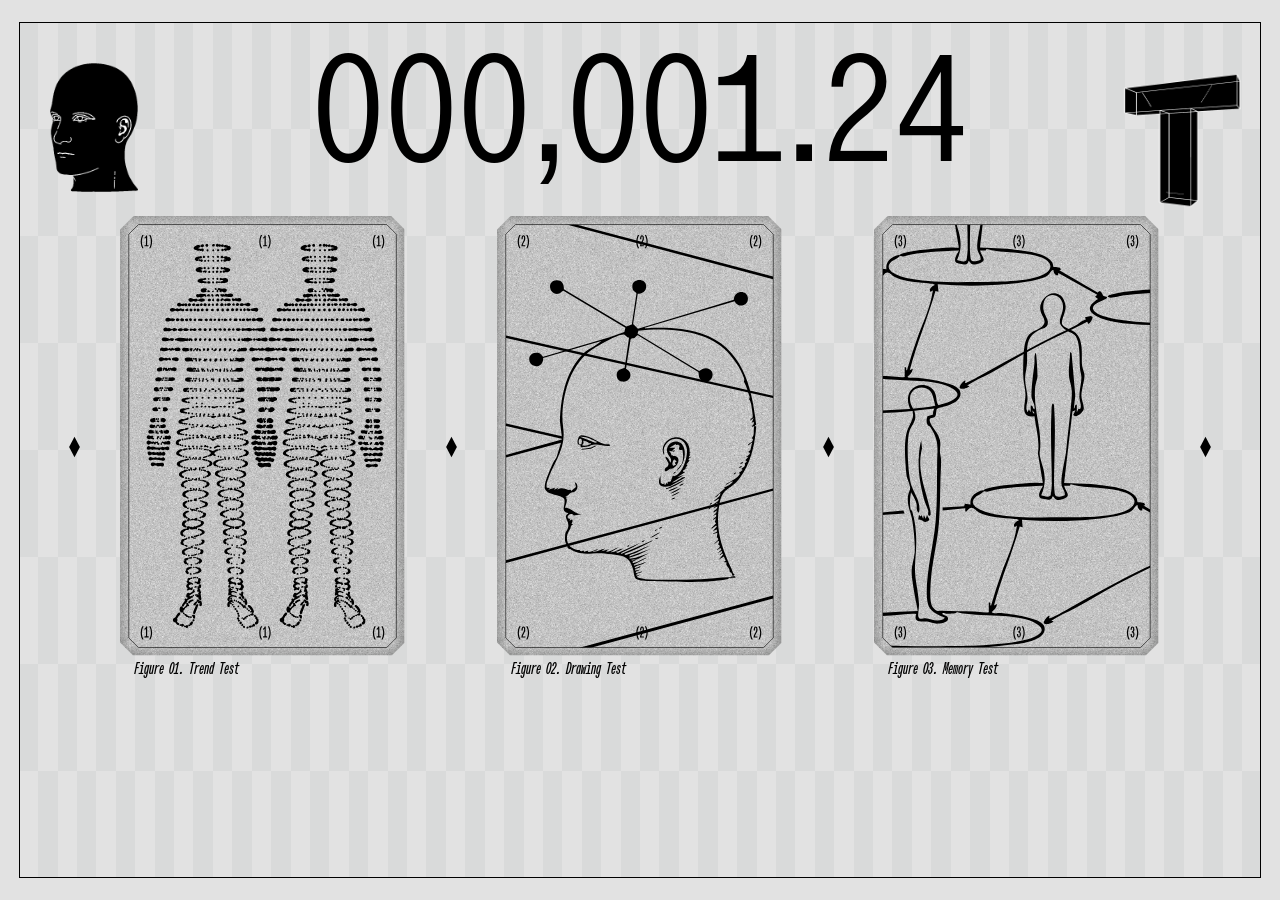
<file: index.html>
<!DOCTYPE html>
<html lang="en">
  <head>
    <meta charset="utf-8" />
    <meta name="viewport" content="width=device-width, initial-scale=1.0" />
    <title>Download Font</title>
    <link rel="stylesheet" href="style.css?v=print-page-20260910" />
  </head>

  <body>
    <main class="stage" aria-label="Download Font layout">
      <svg class="rough-skin-filter" width="0" height="0" aria-hidden="true" focusable="false">
        <filter id="rough-skin-effect-30" x="-18%" y="-18%" width="136%" height="136%">
          <feTurbulence
            type="fractalNoise"
            baseFrequency="0.018 0.12"
            numOctaves="1"
            seed="30"
            result="roughNoise"
          />
          <feDisplacementMap
            id="rough-skin-displacement"
            in="SourceGraphic"
            in2="roughNoise"
            scale="0"
            xChannelSelector="R"
            yChannelSelector="G"
            result="roughDisplaced"
          />
          <feGaussianBlur
            in="roughDisplaced"
            stdDeviation="0.2 0"
            result="roughSoftened"
          />
          <feMorphology
            in="roughSoftened"
            operator="dilate"
            radius="0.85 0"
            result="roughJoined"
          />
          <feColorMatrix
            in="roughJoined"
            type="matrix"
            values="
              1 0 0 0 0
              0 1 0 0 0
              0 0 1 0 0
              0 0 0 18 -7"
          />
        </filter>
      </svg>
      <section class="poster">
        <div class="frame" aria-hidden="true"></div>
        <div class="right-rule" aria-hidden="true"></div>
        <div class="download-rule" aria-hidden="true"></div>

        <div class="info left">
          <p>(1)Name</p>
          <p>(2)Age</p>
        </div>
        <div class="info right">
          <p id="result-name">&nbsp;</p>
          <p id="age-years">55y/o</p>
        </div>

        <div class="age-clock" aria-live="off">
          <p><span id="age-days">0</span>D</p>
          <p><span id="age-hours">0</span>H</p>
          <p><span id="age-seconds">0</span></p>
        </div>
        <div class="age-decimals" aria-live="off">
          .<span id="age-second-decimals">00</span>S
        </div>

        <div class="font-tester-mask">
          <div
            class="font-tester"
            contenteditable="true"
            spellcheck="false"
            aria-label="Font tester"
          >ABCDEFGHIJKLMNOPQRSTUVWXYZ</div>
        </div>

        <div class="cross-monitor" aria-hidden="true">
          <img class="dotted-cross" src="libraries/1.svg" alt="" />
          <svg class="heartbeat" viewBox="0 0 341.89 144.61">
            <defs>
            <path
              id="heartbeat-path"
              pathLength="1"
              d="M340.17,94.98c-.83-.78-1.4,1.08-1.53,1.54-1.09,3.83-.87,8.24-1.43,12.17-.14.98-.56,4.42-1.46,4.71l-1.28-.26c-1.15-.95-1.01-11.06-1.1-13.14-.85-18.16-.84-36.48-.95-54.72l-.66-6.3c-.17,4.47-.12,8.98-.31,13.45-.35,8.2-.89,16.41-1.32,24.58-.28,5.42.06,12.53-1.03,17.74-1.19,5.68-5.89,2.69-8.33-.26-.75-.9-2.18-3.66-2.74-4.06-3.31-2.39-6.71,6.52-9.16,7.08-3.48.79-4.26-3.22-6.2-3.65-1.4-.31-3.42,1.21-4.76,1.43-.76.12-4.18.44-4.84.37-2.23-.23-2.48-2.99-3.5-2.89-4.4,2.23-7.27,10.48-12.2,4.32-5.63-7.03-6.41-19.91-10.2-27.68-1.62-3.32-2.79-.66-3.79,1.39-1.83,3.78-5.99,16.94-9.73,18.43-.83.33-1.53.13-2.28.31-2.62.64-5.24,7.42-8.67,6.27-.98-.33-.9-1.49-1.92-1.48-.59,1.62-.97,3.03-1.25,4.74-.67,4.01-.49,9.01-1.41,12.83-.29,1.2-1.08,1.5-2.22,1.06-.99-.7-.86-8.23-.94-9.74-.84-17.23-.87-34.54-1.32-51.77-.08-3.01.38-6.89.01-9.73-.06-.47-.25-1-.65-.48-.08,2.53.1,5.09.01,7.62-.41,11.98-.83,24.27-1.64,36.24-.16,2.46-.45,9.36-1.55,11.08-2.06,3.21-5.37.7-7.18-1.37-2.19-2.51-2.86-7.44-6.97-3.71-2.53,2.29-3.61,7.63-7.85,5.9-1.46-.59-2.55-3.38-3.88-3.58-1.15-.17-3.29,1.27-4.54,1.49-.93.16-1.87,0-2.8.11-1.68.18-2.35,1.26-3.92-.36-.59-.61-.84-1.96-1.61-1.96-3.69,1.59-6.82,9.42-11.14,5.65-4.67-4.07-8.14-19.97-10.38-26.2-.59-1.63-1.09-3.58-2.44-4.68-1.22,0-6.1,13.28-7.11,15.22-.78,1.49-3.63,6-5.04,6.62-1.28.57-2.08-.29-3.72,1.14-1.84,1.61-5.85,8.71-8.27,3.88-.73-.51-1.47,1.98-1.58,2.46-.55,2.33-1.44,15.61-2.29,16.16-1.22.79-1.98-.23-2.25-1.33-.52-2.1-.56-6.03-.69-8.37-.42-7.48-.49-15.19-.65-22.66-.28-13.05-.96-39.67-.96-39.67-.27,4.47-.13,8.98-.31,13.45-.46,11.26-.64,23.42-1.64,34.62-.34,3.83-.71,11.69-6.58,7.55-2.52-1.78-3.38-4.92-5.05-6.28-3.49-2.82-6.65,6.38-9,6.91-4.12.94-4.45-3.61-6.78-3.72-1.3-.06-2.99,1.32-4.18,1.51-.88.14-5.03.44-5.74.27-2.53-.58-.9-4.59-4.44-1.71-2.28,1.85-5.21,6.89-8.5,5.27-5.38-2.65-9.57-22.92-12-28.79-.22-.52-1.46-3.35-2.15-2.86-3.25,4.62-6.89,19.54-11.9,21.94-1.1.53-2.19.2-3.31.9-2.41,1.49-5.58,8.93-8.92,4.04-.78-.03-1.61,4.54-1.74,5.38-.36,2.32-.69,11.9-1.81,13.08-.53.55-1.36.41-1.81-.15-.56-.68-.89-4.97-.96-6.16-.73-11.83-.75-24.39-.97-36.26-.2-10.76.21-21.5-.47-32.23,0,2.16-.42,4.52-.5,6.63-.48,12.35-.86,24.6-1.62,36.9-.21,3.42.16,12.03-1.47,14.72-2.21,3.66-6.66-.59-8.23-2.73-1.52-2.06-1.82-5.4-5.19-2.92s-4.79,9.85-9.92,5.23c-.51-.45-.84-1.3-1.57-1.82-2.03-1.44-4.04.99-6.33,1.15"
            />
            </defs>
            <use class="heartbeat-trail" href="#heartbeat-path" />
            <use class="heartbeat-lead" href="#heartbeat-path" />
          </svg>
        </div>

        <div class="checks">
          <p class="aging-option" data-aging-font="wrinkle" role="button" tabindex="0" aria-pressed="false"><span>(2)Wrinkle<sup>1</sup></span><span class="check-box">[<span class="purple-dot is-hidden"></span>]</span></p>
          <p class="aging-option" data-aging-font="hunched" role="button" tabindex="0" aria-pressed="false"><span>Hunched Back<sup>2</sup></span><span class="check-box">[<span class="purple-dot is-hidden"></span>]</span></p>
          <p class="aging-option is-active" data-aging-font="skin" role="button" tabindex="0" aria-pressed="true"><span>Elasticity<sup>3</sup></span><span class="check-box">[<span class="purple-dot"></span>]</span></p>
          <p class="aging-option" data-aging-font="rough" role="button" tabindex="0" aria-pressed="false"><span>Rough Skin 1<sup>4</sup></span><span class="check-box">[<span class="purple-dot is-hidden"></span>]</span></p>
          <p class="aging-option" data-aging-font="rough2" role="button" tabindex="0" aria-pressed="false"><span>Rough Skin 2<sup>4</sup></span><span class="check-box">[<span class="purple-dot is-hidden"></span>]</span></p>
        </div>

        <div class="control">
          <p>(3)Control</p>
          <div class="speed">
            <span aria-hidden="true"></span>
            <span>Speed</span>
            <span class="speed-bracket">[</span>
            <input
              class="speed-slider"
              type="range"
              min="0"
              max="20"
              step="1"
              value="0"
              aria-label="Time speed"
            />
            <span class="speed-bracket">]</span>
          </div>
        </div>

        <div class="younger">
          <p>(4)Getting Younger</p>
          <p class="younger-action" data-cost="10" data-years="10"><span>-Medicine</span></p>
          <p class="younger-action" data-cost="5" data-years="5"><span>-Skin Care</span></p>
          <p class="younger-action" data-cost="8" data-years="8"><span>-Running</span></p>
          <p class="younger-action" data-cost="3" data-years="3"><span>-Fresh Air</span></p>
          <p class="rebirth-action" role="button" tabindex="0">(5) Rebirth</p>
          <p class="thesis-action" role="button" tabindex="0">(6) Read Thesis</p>
        </div>

        <div class="download" role="button" tabindex="0">Print Random</div>

        <div class="scale-text">
          <span>Scale</span>
          <span class="scale-bracket">[</span>
          <input
            class="scale-slider"
            type="range"
            min="4"
            max="70"
            step="0.1"
            value="24"
            aria-label="Font size"
          />
          <span class="scale-bracket">]</span>
        </div>

        <p class="caption caption-1">
          [1] wrinkle experiment used a method<br />
          in which human wrinkles were expanded <br />
          outward based on the direction of writing.
          
        </p>
        <p class="caption caption-2">
          [2] Hunched Back experiment depicted<br />
          the process of a person’s back bending<br />
          through the curvature of the letters.<br />
          The support lines represent a cane. 
        </p>
        <p class="caption caption-3">
          [3] Skin Elastivity depicts the process<br />
          of skin sagging by showing the outlines<br />
          of letters drooping. Gravity pulls<br />   
          downward.<br />   
        </p>
        <p class="caption caption-4">
          [4] Skin Rough depicts skin that has <br />
          become wrinkled and rough using <br />
          random outline shapes.
        </p>
      </section>
    </main>

    <script src="libraries/p5.min.js"></script>
    <script src="wrinkle-sketch.js?v=print-page-20260910"></script>
    <script src="sketch.js?v=print-page-20260910"></script>
  </body>
</html>
</file>
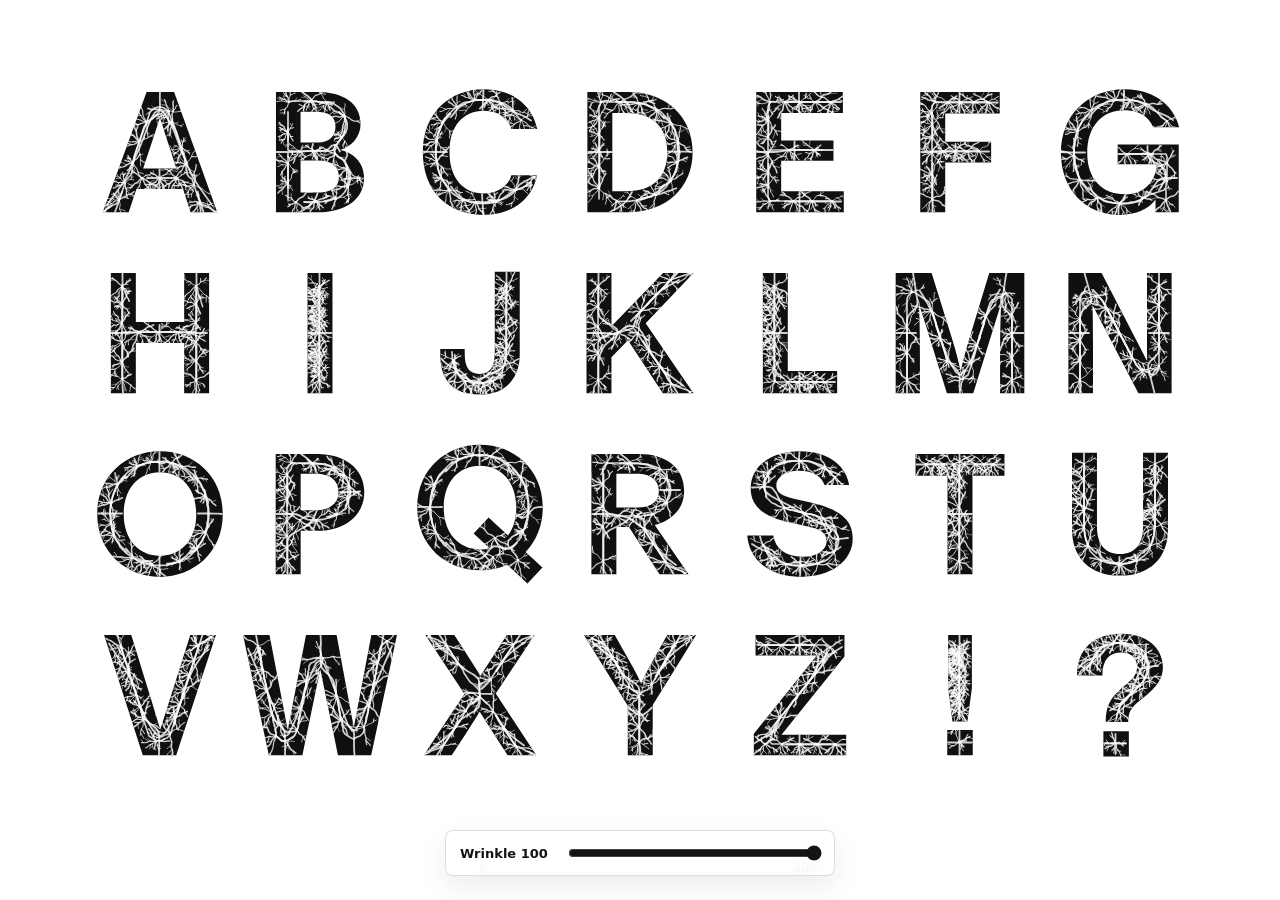
<file: web2/index.html>
<!DOCTYPE html>
<html lang="en">
  <head>
    <meta charset="utf-8" />
    <meta name="viewport" content="width=device-width, initial-scale=1.0">

    <title>Sketch</title>

    <link rel="stylesheet" type="text/css" href="style.css">

    <script src="libraries/p5.min.js"></script>
    <script src="libraries/p5.sound.min.js"></script>
  </head>

  <body>
    <script src="sketch.js"></script>
  </body>
</html>
</file>
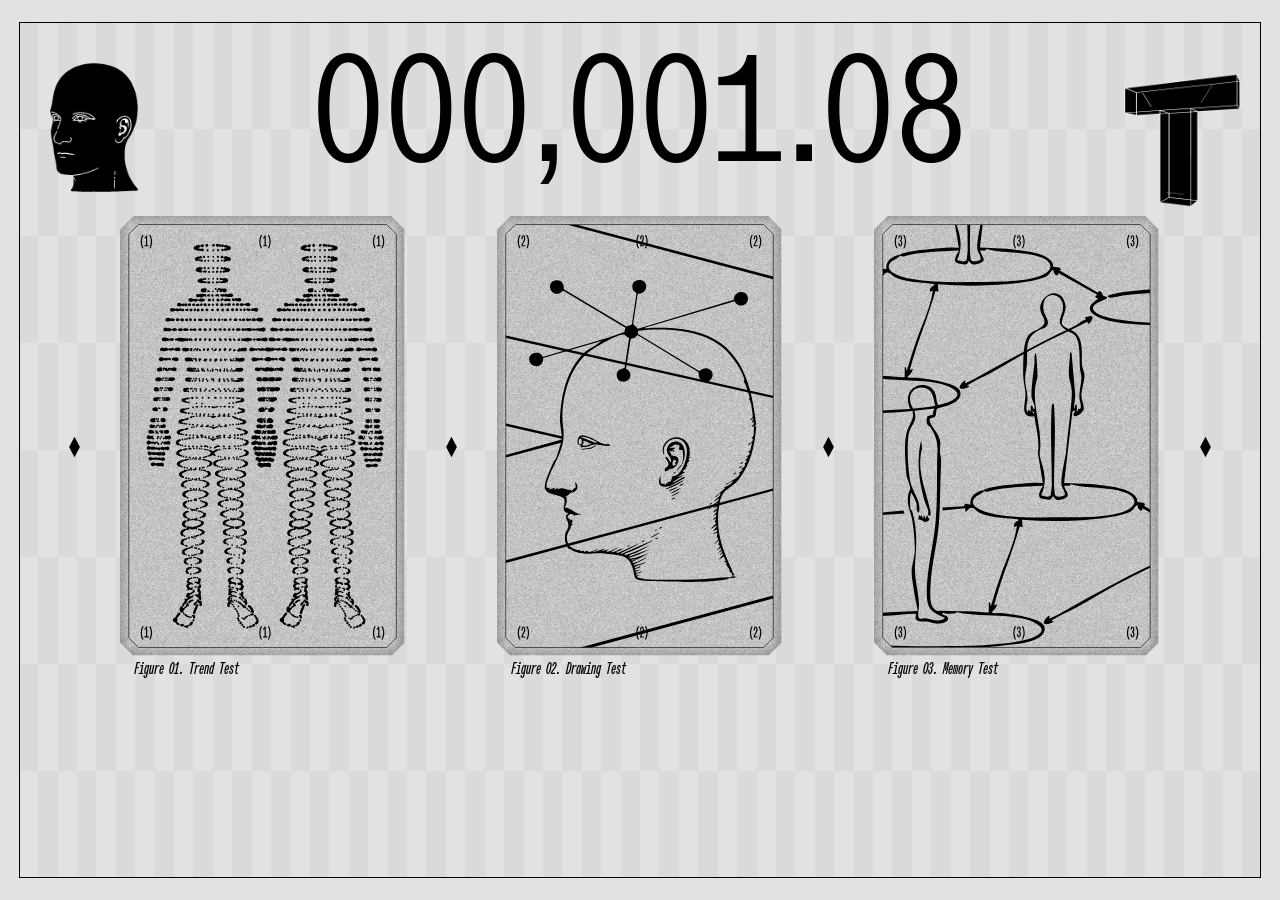
<file: main.html>
<!DOCTYPE html>
<html lang="en">
  <head>
    <meta charset="utf-8" />
    <meta name="viewport" content="width=device-width, initial-scale=1.0" />
    <title>Main Page</title>
    <link rel="stylesheet" href="main.css?v=card-hit-20260910" />
  </head>

  <body>
    <main class="main-poster" aria-label="Main page">
      <div class="main-background" aria-hidden="true"></div>
      <div class="main-frame" aria-hidden="true"></div>

      <div class="main-counter" id="main-counter" aria-live="off">
        000,000.00
      </div>
      <img class="main-gif main-human" src="libraries/human.gif" alt="" />
      <img class="main-gif main-type" src="libraries/Type.gif" alt="" />

      <section class="main-gallery" aria-label="Figure cards">
        <img class="main-diamond main-diamond-1" src="libraries/4.svg" alt="" />

        <figure class="main-card" tabindex="0" role="button" aria-pressed="false">
          <div class="main-card-stage">
            <div class="main-card-inner">
              <div class="main-card-face main-card-front">
                <img src="libraries/3-1.svg" alt="" />
              </div>
              <div class="main-card-face main-card-back">
                <div class="answer-card answer-card-questions">
                  <h2>Answer the<br />Following Questions.</h2>

                  <div class="question-block">
                    <span class="question-index">[1]</span>
                    <div>
                      <p class="question-title">What's your Hogwarts house?</p>
                      <p class="choice" data-age="0"><span class="choice-box">[<span></span>]</span> Ravencalw</p>
                      <p class="choice" data-age="5"><span class="choice-box">[<span></span>]</span> Harry Potter</p>
                      <p class="choice" data-age="10"><span class="choice-box">[<span></span>]</span> I don't know</p>
                    </div>
                  </div>

                  <div class="question-block">
                    <span class="question-index">[2]</span>
                    <div>
                      <p class="question-title">What's your first social media?</p>
                      <p class="choice" data-age="10"><span class="choice-box">[<span></span>]</span> MySpace/Facebook</p>
                      <p class="choice" data-age="3"><span class="choice-box">[<span></span>]</span> Instagram/Snapchat</p>
                      <p class="choice" data-age="0"><span class="choice-box">[<span></span>]</span> TikTok</p>
                      <p class="choice" data-age="5"><span class="choice-box">[<span></span>]</span> None</p>
                    </div>
                  </div>

                  <div class="question-block">
                    <span class="question-index">[3]</span>
                    <div>
                      <p class="question-title">Which do you prefer?</p>
                      <p class="choice" data-age="0"><span class="choice-box">[<span></span>]</span> DM/Text</p>
                      <p class="choice" data-age="3"><span class="choice-box">[<span></span>]</span> What's app</p>
                      <p class="choice" data-age="5"><span class="choice-box">[<span></span>]</span> Call</p>
                      <p class="choice" data-age="10"><span class="choice-box">[<span></span>]</span> Meeting in person</p>
                    </div>
                  </div>

                  <div class="question-block">
                    <span class="question-index">[4]</span>
                    <div>
                      <p class="question-title">
                        What emoji do you use when<br />something is funny?
                      </p>
                      <p class="choice" data-age="0"><span class="choice-box">[<span></span>]</span> 💀 /😭</p>
                      <p class="choice" data-age="2"><span class="choice-box">[<span></span>]</span> 😂</p>
                      <p class="choice" data-age="3"><span class="choice-box">[<span></span>]</span> 🙂</p>
                      <p class="choice" data-age="7"><span class="choice-box">[<span></span>]</span> haha</p>
                    </div>
                  </div>
                </div>
              </div>
            </div>
          </div>
          <figcaption>Figure 01. Trend Test</figcaption>
        </figure>

        <img class="main-diamond main-diamond-2" src="libraries/4.svg" alt="" />

        <figure class="main-card" tabindex="0" role="button" aria-pressed="false">
          <div class="main-card-stage">
            <div class="main-card-inner">
              <div class="main-card-face main-card-front">
                <img src="libraries/3-2.svg" alt="" />
              </div>
              <div class="main-card-face main-card-back">
                <div class="answer-card answer-card-draw">
                  <h2>Draw the line<br />following the image.</h2>
                  <img class="answer-head-outline" src="libraries/5.svg" alt="" />
                  <canvas class="draw-canvas" aria-label="Drawing canvas"></canvas>
                </div>
              </div>
            </div>
          </div>
          <figcaption>Figure 02. Drawing Test</figcaption>
        </figure>

        <img class="main-diamond main-diamond-3" src="libraries/4.svg" alt="" />

        <figure class="main-card" tabindex="0" role="button" aria-pressed="false">
          <div class="main-card-stage">
            <div class="main-card-inner">
              <div class="main-card-face main-card-front">
                <img src="libraries/3-3.svg" alt="" />
              </div>
              <div class="main-card-face main-card-back">
                <div class="answer-card answer-card-submit">
                  <h2>
                    Remember<br />the numbers<br />and write them down.
                  </h2>
                  <p class="click-label">(Click)</p>
                  <input class="answer-input number-input" type="text" aria-label="Remembered number" />
                  <p class="name-label">Your name</p>
                  <input class="answer-input name-input" type="text" aria-label="Your name" />
                  <button class="submit-button" type="button">SUBMIT</button>
                </div>
              </div>
            </div>
          </div>
          <figcaption>Figure 03. Memory Test</figcaption>
        </figure>

        <img class="main-diamond main-diamond-4" src="libraries/4.svg" alt="" />
      </section>
    </main>

    <script src="main.js"></script>
  </body>
</html>
</file>
<file: style.css>
@font-face {
  font-family: "ABC Oracle Triple";
  src: url("libraries/ABCOracleTriple-Light.otf") format("opentype");
  font-weight: 400;
  font-style: normal;
}

@font-face {
  font-family: "ABC Oracle Triple Bold";
  src: url("libraries/ABCOracleTriple-Medium.otf") format("opentype");
  font-weight: 700;
  font-style: normal;
}

@font-face {
  font-family: "ABC Gaisyr";
  src: url("libraries/ABCGaisyr-Book.otf") format("opentype");
  font-weight: 400;
  font-style: normal;
}

@font-face {
  font-family: "Hunched VF";
  src: url("libraries/hunchedVF.ttf") format("truetype");
  font-weight: 400;
  font-style: normal;
}

@font-face {
  font-family: "Skin Gravity VF";
  src: url("libraries/Skin.ttf") format("truetype");
  font-weight: 400;
  font-style: normal;
}

@font-face {
  font-family: "ABC Oracle Bold";
  src: url("libraries/ABCOracle-Bold.otf") format("opentype");
  font-weight: 700;
  font-style: normal;
}

:root {
  --bg: #E2E2E2;
  --purple: #B700FF;
  --line: 1pt;
  --print-scale: 0.48;

  --outer-x: 2.2148vh;
  --outer-y: 2.4074vh;
  --panel-w: 28.7037vh;
  --panel-x: calc(100vw - var(--outer-x) - var(--panel-w));
  --frame-bottom: calc(100vh - var(--outer-y));
  --download-h: 5.25vh;

  --cross-w: 30.7037vh;
  --heartbeat-y: -1.5vh;
  --heartbeat-duration: 2.2s;
  --heartbeat-tail: 0.3;
  --heartbeat-end: -0.3;
  --tester-size: 24vh;
  --tester-trim-top: -0.18em;
  --font-aging: 0;
}

* {
  box-sizing: border-box;
}

html,
body {
  width: 100%;
  height: 100%;
  margin: 0;
}

body {
  overflow: hidden;
  background: var(--bg);
}

p {
  margin: 0;
}

.stage,
.poster {
  position: relative;
  width: 100vw;
  height: 100vh;
  background: var(--bg);
}

.poster {
  min-width: 33.8889vh;
  color: #000;
  font-family: "ABC Oracle Triple", monospace;
  line-height: 1;
  user-select: text;
}

.rough-skin-filter {
  position: absolute;
  width: 0;
  height: 0;
  overflow: hidden;
}

.frame {
  position: absolute;
  inset: var(--outer-y) var(--outer-x);
  border: var(--line) solid #000;
  pointer-events: none;
}

.right-rule {
  position: absolute;
  left: var(--panel-x);
  top: var(--outer-y);
  width: 0;
  height: calc(100vh - var(--outer-y) - var(--outer-y));
  border-left: var(--line) solid #000;
  pointer-events: none;
}

.download-rule {
  position: absolute;
  left: var(--panel-x);
  top: calc(var(--frame-bottom) - var(--download-h));
  width: var(--panel-w);
  height: 0;
  border-top: var(--line) solid #000;
  z-index: 2;
  pointer-events: none;
}

.info,
.age-clock,
.age-decimals,
.font-tester-mask,
.checks,
.control,
.younger,
.download {
  position: absolute;
  font-family: "ABC Oracle Triple", monospace;
  font-size: 2.7778vh;
  line-height: 1.2;
}

.info {
  top: 3.6111vh;
}

.info.left {
  left: calc(var(--panel-x) + 0.8333vh);
}

.info.right {
  right: calc(var(--outer-x) + 1.4815vh);
  text-align: right;
}

#result-name {
  max-width: 26vh;
  overflow: hidden;
  text-overflow: ellipsis;
  white-space: nowrap;
}

.age-clock,
.age-decimals {
  left: var(--panel-x);
  width: var(--panel-w);
  color: var(--purple);
  text-align: center;
  font-size: 4.3519vh;
  line-height: 1.1;
  white-space: nowrap;
  font-variant-numeric: tabular-nums;
}

.age-clock {
  top: 9.3vh;
}

.age-decimals {
  top: calc(20.2vh + 100px);
}

.font-tester-mask {
  left: var(--outer-x);
  top: var(--outer-y);
  width: calc(var(--panel-x) - var(--outer-x));
  height: calc(var(--frame-bottom) - var(--outer-y));
  padding-left: 0.9vh;
  padding-top: 1vh;
  overflow: hidden;
}

.wip-text-layer,
.rough-canvas,
.wrinkle-canvas {
  position: absolute;
  left: 0;
  top: 1vh;
  width: 100%;
  min-height: 100%;
}

.wip-text-layer {
  z-index: 2;
  display: none;
  color: #000;
  font-size: var(--tester-size);
  line-height: 1.05;
  letter-spacing: 0.055em;
  white-space: pre-wrap;
  pointer-events: none;
  transform: translateY(var(--tester-trim-top));
}

.wrinkle-canvas {
  z-index: 0;
  width: 100% !important;
  height: calc(100% - 1vh) !important;
  display: none;
  pointer-events: none;
  transform: translateY(var(--tester-trim-top));
}

.wip-text-layer img {
  display: inline-block;
  width: auto;
  height: 0.9em;
  margin-right: 0.055em;
  vertical-align: -0.08em;
}

.wip-text-layer .wip-space {
  display: inline-block;
  width: 0.55em;
}

.font-tester-mask.is-wip .font-tester {
  color: transparent;
  caret-color: transparent;
}

.font-tester-mask.is-wip .font-tester::before {
  color: transparent;
}

.font-tester-mask.is-wip .wip-text-layer {
  display: block;
}

.font-tester-mask.is-rough .font-tester {
  color: transparent;
  caret-color: var(--purple);
}

.font-tester-mask.is-rough .font-tester::before {
  color: transparent;
}

.rough-canvas {
  z-index: 0;
  width: 100% !important;
  height: calc(100% - 1vh) !important;
  display: none;
  pointer-events: none;
  transform: translateY(var(--tester-trim-top));
}

.font-tester-mask.is-rough .rough-canvas {
  display: block;
}

.font-tester-mask.is-wrinkle .font-tester {
  color: transparent;
  caret-color: var(--purple);
  transform: none;
}

.font-tester-mask.is-wrinkle .font-tester::before {
  color: transparent;
}

.font-tester-mask.is-wrinkle .wrinkle-canvas {
  display: block;
  top: 1vh;
  height: calc(100% - 1vh) !important;
  transform: none;
}

.font-tester {
  position: relative;
  z-index: 1;
  width: 100%;
  min-height: 100%;
  color: #000;
  background: transparent;
  border: 0;
  outline: 0;
  padding: 0;
  overflow-wrap: anywhere;
  text-align: left;
  font-family: "Skin Gravity VF", "ABC Oracle Triple", monospace;
  font-size: var(--tester-size);
  line-height: 1.05;
  letter-spacing: 0.055em;
  white-space: pre-wrap;
  caret-color: var(--purple);
  transform: translateY(var(--tester-trim-top));
  font-variation-settings: "AGIN" var(--font-aging);
  transition: font-variation-settings 220ms linear;
}

.font-tester[data-aging-font="hunched"] {
  font-family: "Hunched VF", "ABC Oracle Triple", monospace;
}

.font-tester[data-aging-font="skin"] {
  font-family: "Skin Gravity VF", "ABC Oracle Triple", monospace;
}

.font-tester[data-aging-font="rough"],
.font-tester[data-aging-font="rough2"] {
  font-family: "ABC Oracle Bold", "ABC Oracle Triple", monospace;
  font-variation-settings: normal;
  transition: none;
}


.font-tester[data-aging-font="wrinkle"] {
  font-family: "ABC Oracle Bold", "ABC Oracle Triple", monospace;
  font-variation-settings: normal;
  transition: none;
}

.font-tester * {
  font-family: inherit !important;
  font-variation-settings: inherit !important;
}

.font-tester:empty::before {
  content: "ABCDEFGHIJKLMNOPQRSTUVWXYZ";
  color: #000;
}

.cross-monitor {
  position: absolute;
  left: calc(var(--panel-x) + 14.3519vh);
  top: 21.6667vh;
  width: var(--cross-w);
  aspect-ratio: 347.3 / 145.96;
  transform: translateX(-50%);
  pointer-events: none;
  overflow: hidden;
}

.dotted-cross {
  position: absolute;
  inset: 0;
  width: 100%;
  height: 100%;
}

.heartbeat {
  position: absolute;
  left: 0;
  top: var(--heartbeat-y);
  width: 100%;
  height: 100%;
  fill: none;
  stroke-linecap: round;
  stroke-linejoin: round;
  transform: scaleX(-0.94);
  transform-origin: center;
}

.heartbeat-lead,
.heartbeat-trail {
  stroke: #000;
  stroke-dasharray: var(--heartbeat-tail) 1;
  animation: heartbeat-follow var(--heartbeat-duration) linear infinite;
}

.heartbeat-lead {
  stroke-width: 2.1;
}

.heartbeat-trail {
  stroke-width: 0.7;
  opacity: 0.35;
  animation-name: heartbeat-follow, heartbeat-tail-fade;
  animation-duration: var(--heartbeat-duration), var(--heartbeat-duration);
  animation-timing-function: linear, linear;
  animation-iteration-count: infinite, infinite;
}

@keyframes heartbeat-follow {
  0% {
    stroke-dashoffset: 1;
  }

  100% {
    stroke-dashoffset: var(--heartbeat-end);
  }
}

@keyframes heartbeat-tail-fade {
  0%,
  45% {
    opacity: 0.35;
  }

  100% {
    opacity: 0;
  }
}

.checks {
  left: calc(var(--panel-x) + 0.8333vh);
  top: 33.5185vh;
  width: 26.4815vh;
  font-size: 2.7778vh;
}

.younger p {
  display: flex;
  justify-content: space-between;
  align-items: baseline;
  white-space: nowrap;
}

.checks p {
  display: grid;
  grid-template-columns: minmax(0, 1fr) 4.5vh;
  align-items: center;
  column-gap: 0.3vh;
  white-space: nowrap;
}

.aging-option {
  cursor: pointer;
  user-select: none;
  min-height: 1.18em;
}

.aging-option:focus-visible {
  outline: var(--line) solid var(--purple);
  outline-offset: 0.2vh;
}

.checks p:nth-child(n + 2) {
  padding-left: 3.8889vh;
}

.check-box {
  display: inline-flex;
  flex: 0 0 4.5vh;
  width: 4.5vh;
  justify-content: space-between;
  align-items: center;
  line-height: 1;
  text-align: right;
}

.purple-dot {
  display: inline-block;
  flex: 0 0 0.48em;
  width: 0.48em;
  min-width: 0.48em;
  height: 0.48em;
  aspect-ratio: 1 / 1;
  margin: 0 0.16em;
  border-radius: 50%;
  background: var(--purple);
}

.purple-dot.is-hidden {
  visibility: hidden;
}

sup {
  font-size: 0.48em;
  line-height: 0;
  vertical-align: super;
}

.control {
  left: calc(var(--panel-x) + 0.8333vh);
  top: 50.7333vh;
  width: 26.4815vh;
}

.speed {
  display: grid;
  grid-template-columns: 4.1667vh max-content max-content minmax(0, 1fr) max-content;
  column-gap: 0.42vh;
  align-items: center;
  padding-top: 0.1852vh;
  white-space: nowrap;
}

.speed-bracket {
  font-family: "ABC Oracle Triple", monospace;
  line-height: 1;
}

.speed-slider {
  width: 100%;
  height: 1.6667vh;
  margin: 0;
  appearance: none;
  background: transparent;
  cursor: pointer;
}

.speed-slider::-webkit-slider-runnable-track {
  height: 1.6667vh;
  background: transparent;
}

.speed-slider::-webkit-slider-thumb {
  width: 1.3333vh;
  height: 1.3333vh;
  border: 0;
  border-radius: 50%;
  appearance: none;
  background: var(--purple);
  transform: translateY(0.1667vh);
}

.speed-slider::-moz-range-track {
  height: 1.6667vh;
  background: transparent;
  border: 0;
}

.speed-slider::-moz-range-thumb {
  width: 1.3333vh;
  height: 1.3333vh;
  border: 0;
  border-radius: 50%;
  background: var(--purple);
}

.younger {
  left: calc(var(--panel-x) + 0.8333vh);
  top: 58.5111vh;
  width: 26.4815vh;
}

.younger p:nth-child(n + 2) {
  padding-left: 5.5556vh;
}

.rebirth-action,
.thesis-action {
  margin-top: 0.72vh;
  padding-left: 0 !important;
}

.younger-action,
.rebirth-action,
.thesis-action {
  cursor: pointer;
  user-select: none;
}

.younger-action:hover,
.rebirth-action:hover,
.thesis-action:hover {
  color: var(--purple);
}

.download {
  left: var(--panel-x);
  top: calc(var(--frame-bottom) - var(--download-h));
  width: var(--panel-w);
  height: var(--download-h);
  display: flex;
  align-items: center;
  justify-content: center;
  border-right: var(--line) solid #000;
  border-bottom: var(--line) solid #000;
  border-left: var(--line) solid #000;
  text-align: center;
  cursor: pointer;
  z-index: 1;
}

.download:hover {
  background: var(--purple);
}

.scale-text,
.caption {
  position: absolute;
  z-index: 20;
  color: var(--purple);
  font-family: "ABC Gaisyr", serif;
  font-size: 1.2037vh;
  line-height: 1.155;
}

.scale-text {
  line-height: 1.05;
  left: calc(var(--outer-x) + 14.6296vh);
  top: calc(var(--frame-bottom) - 6.15vh);
  width: 25vh;
  display: grid;
  grid-template-columns: max-content max-content 19vh max-content;
  column-gap: 0.42vh;
  align-items: center;
}

.scale-bracket {
  font-family: "ABC Oracle Triple", monospace;
  font-size: 1.6667vh;
  line-height: 1;
}

.scale-slider {
  width: 19vh;
  height: 1.6667vh;
  margin: 0;
  appearance: none;
  background: transparent;
  cursor: pointer;
  pointer-events: auto;
}

.scale-slider::-webkit-slider-runnable-track {
  height: 1.6667vh;
  background: transparent;
}

.scale-slider::-webkit-slider-thumb {
  width: 1.1111vh;
  height: 1.1111vh;
  border: 0;
  border-radius: 50%;
  appearance: none;
  background: var(--purple);
  transform: translateY(0.2778vh);
}

.scale-slider::-moz-range-track {
  height: 1.6667vh;
  background: transparent;
  border: 0;
}

.scale-slider::-moz-range-thumb {
  width: 1.1111vh;
  height: 1.1111vh;
  border: 0;
  border-radius: 50%;
  background: var(--purple);
}

.caption {
  top: calc(var(--frame-bottom) - 6.04vh);
  width: 23.1481vh;
}

.caption-1 {
  left: calc(var(--outer-x) + 40.3889vh);
}

.caption-2 {
  left: calc(var(--outer-x) + 68.1481vh);
}

.caption-3 {
  left: calc(var(--outer-x) + 93.9074vh);
}

.caption-4 {
  left: calc(var(--outer-x) + 118.6667vh);
}
</file>
<file: web2/style.css>
html,
body {
  margin: 0;
  min-height: 100%;
  background: #ffffff;
  color: #141414;
  font-family: system-ui, -apple-system, BlinkMacSystemFont, "Segoe UI", sans-serif;
}

body {
  display: flex;
  justify-content: center;
  align-items: flex-start;
}

main {
  display: flex;
  justify-content: center;
}

canvas {
  display: block;
}

.control-panel {
  position: fixed;
  left: 50%;
  bottom: 24px;
  width: min(360px, calc(100vw - 40px));
  transform: translateX(-50%);
  display: grid;
  grid-template-columns: 92px 1fr;
  align-items: center;
  gap: 14px;
  padding: 12px 14px;
  background: rgba(255, 255, 255, 0.88);
  border: 1px solid rgba(20, 20, 20, 0.14);
  border-radius: 8px;
  box-shadow: 0 10px 28px rgba(0, 0, 0, 0.08);
  backdrop-filter: blur(10px);
}

.control-label {
  font-size: 13px;
  font-weight: 650;
  line-height: 1;
  white-space: nowrap;
}

.wrinkle-slider {
  width: 100%;
  accent-color: #141414;
}
</file>
<file: main.css>
@font-face {
  font-family: "ABC Oracle Light";
  src: url("libraries/ABCOracleTriple-Light.otf") format("opentype");
  font-weight: 400;
  font-style: normal;
}

@font-face {
  font-family: "ABC Diatype Mono Compressed";
  src: url("libraries/ABCDiatypeMonoCompressed-MediumItalic-Trial.otf")
    format("opentype");
  font-weight: 500;
  font-style: italic;
}

@font-face {
  font-family: "Calvino Grande";
  src: url("libraries/Calvino-Grande-Light-trial.woff") format("woff");
  font-weight: 300;
  font-style: normal;
}

:root {
  --main-bg: #e2e2e2;
  --main-line: 1px;
  --main-frame-x: 1.46vw;
  --main-frame-y: 2.41vh;
  --main-fluid-vw: min(1vw, 1.7778vh);
  --main-diamond-slot: calc(2.25 * var(--main-fluid-vw));
  --main-card-width: calc(22.3 * var(--main-fluid-vw));
  --main-card-gap: calc(2.45 * var(--main-fluid-vw));
  --main-diamond-width: calc(1.75 * var(--main-fluid-vw));
  --main-purple: #B700FF;
  --main-fluid-vh: min(1vh, 0.5625vw);
}

* {
  box-sizing: border-box;
}

html,
body {
  width: 100%;
  height: 100%;
  margin: 0;
}

body {
  overflow: hidden;
  background: var(--main-bg);
}

.main-poster {
  position: relative;
  width: 100vw;
  height: 100vh;
  min-width: 960px;
  min-height: 540px;
  overflow: hidden;
  background: var(--main-bg);
  color: #000;
}

.main-frame {
  position: absolute;
  inset: var(--main-frame-y) var(--main-frame-x);
  border: var(--main-line) solid #000;
  pointer-events: none;
  z-index: 3;
}

.main-background {
  position: absolute;
  inset: var(--main-frame-y) var(--main-frame-x);
  pointer-events: none;
  z-index: 0;
}

.main-background span {
  position: absolute;
  left: var(--x);
  top: var(--y);
  width: var(--w);
  height: var(--h);
  background: #D9DADA;
}

.main-counter {
  position: absolute;
  left: 50%;
  top: 4.5vh;
  transform: translateX(-50%);
  width: 52vw;
  font-family: "ABC Oracle Light", monospace;
  font-size: calc(21 * var(--main-fluid-vh));
  line-height: 0.9;
  text-align: center;
  white-space: nowrap;
  font-variant-numeric: tabular-nums;
  letter-spacing: 0;
  z-index: 2;
}

.main-gif {
  position: absolute;
  object-fit: contain;
  pointer-events: none;
  z-index: 2;
}

.main-human {
  left: 0.25vw;
  top: -2.7vh;
  width: 14.2vw;
  height: 33.4vh;
}

.main-type {
  right: 0.7vw;
  top: 0vh;
  width: 14.4vw;
  height: 32.2vh;
}

.main-gallery {
  position: absolute;
  left: 4.8vw;
  right: 4.8vw;
  top: calc(30 * var(--main-fluid-vh));
  display: grid;
  grid-template-columns:
    var(--main-diamond-slot) var(--main-card-width)
    var(--main-diamond-slot) var(--main-card-width)
    var(--main-diamond-slot) var(--main-card-width)
    var(--main-diamond-slot);
  column-gap: var(--main-card-gap);
  align-items: center;
  justify-content: center;
  z-index: 2;
}

.main-card {
  width: 100%;
  margin: 0;
  cursor: pointer;
  outline: 0;
  perspective: 1200px;
  container-type: inline-size;
}

.main-card-stage {
  width: 100%;
  aspect-ratio: 427.98 / 660.44;
  transform-origin: center center;
  transition: transform 760ms cubic-bezier(0.2, 0.9, 0.2, 1);
}

.main-card-inner {
  position: relative;
  width: 100%;
  height: 100%;
  transform-style: preserve-3d;
  transition: transform 760ms cubic-bezier(0.2, 0.9, 0.2, 1);
}

.main-card.is-flipped .main-card-inner {
  transform: rotateY(180deg);
}

.main-card.is-flipped .main-card-stage {
  transform: translateY(-1.1vh) scale(1.12);
}

.main-card:not(.is-flipped):active .main-card-inner {
  transform: rotateY(8deg);
}

.main-card:not(.is-flipped):active .main-card-stage {
  transform: translateY(-0.45vh) scale(1.04);
}

.main-card-face {
  position: absolute;
  inset: 0;
  overflow: hidden;
  backface-visibility: hidden;
  -webkit-backface-visibility: hidden;
}

.main-card-front {
  transform: rotateY(0deg);
}

.main-card.is-flipped .main-card-front {
  opacity: 0;
  transition: opacity 0s linear 380ms;
}

.main-card:not(.is-flipped) .main-card-front {
  opacity: 1;
  transition: opacity 0s linear 380ms;
}

.main-card-front::before {
  content: "";
  position: absolute;
  inset: 0;
  background: url("libraries/1111.png") center / 100% 100% no-repeat;
  pointer-events: none;
  z-index: 0;
}

.main-card-front img {
  display: block;
  position: relative;
  width: 100%;
  height: 100%;
  object-fit: contain;
  z-index: 1;
}

.main-card-back {
  background: #fff;
  clip-path: polygon(
    4.8% 0,
    95.2% 0,
    100% 3.1%,
    100% 96.9%,
    95.2% 100%,
    4.8% 100%,
    0 96.9%,
    0 3.1%
  );
  transform: rotateY(180deg);
}

.answer-card {
  position: absolute;
  inset: 0;
  z-index: 1;
  padding: 6.55cqw 10.1cqw;
  color: #000;
}

.answer-card h2 {
  margin: 0;
  font-family: "Calvino Grande", serif;
  font-size: 9.95cqw;
  font-weight: 300;
  line-height: 1.03;
  letter-spacing: 0;
  text-align: center;
  white-space: nowrap;
  cursor: pointer;
}

.answer-card-questions {
  padding-top: 5.8cqw;
  font-family: "ABC Oracle Light", monospace;
}

.answer-card-questions h2 {
  margin-bottom: 11.9cqw;
}

.question-block {
  display: grid;
  grid-template-columns: 16.1cqw 1fr;
  column-gap: 1.55cqw;
  margin-bottom: 3.9cqw;
  font-size: 4.02cqw;
  line-height: 1.18;
}

.question-index,
.question-title,
.choice {
  margin: 0;
}

.question-title {
  display: inline-block;
  margin-bottom: 1.9cqw;
  border-bottom: 0;
  line-height: 1.18;
  text-decoration: underline;
  text-decoration-thickness: 1px;
  text-underline-offset: 0.12em;
}

.choice {
  color: #b8b8b8;
  cursor: pointer;
  user-select: none;
}

.choice-box {
  display: inline-flex;
  min-width: 2.3em;
  color: #b8b8b8;
  align-items: center;
}

.choice-box span {
  display: inline-block;
  width: 0.54em;
  height: 0.54em;
  margin: 0 0.22em;
  border-radius: 50%;
}

.choice.is-selected .choice-box span {
  background: var(--main-purple);
}

.answer-card-draw {
  display: flex;
  flex-direction: column;
  align-items: center;
  padding-top: 5.8cqw;
}

.answer-head-outline {
  width: 117%;
  margin-top: 10.1cqw;
  opacity: 0.35;
  pointer-events: none;
}

.draw-canvas {
  position: absolute;
  left: 0;
  top: 13%;
  width: 100%;
  height: 100%;
  cursor: crosshair;
  touch-action: none;
}

.answer-card-submit {
  display: flex;
  flex-direction: column;
  align-items: center;
  padding: 5.8cqw 12.1cqw 7.55cqw;
}

.answer-card-submit h2 {
  font-size: 9.45cqw;
}

.click-label {
  margin: 13.1cqw 0 7.05cqw;
  font-family: "ABC Oracle Light", monospace;
  font-size: 5.5cqw;
  line-height: 1;
  color: #b8b8b8;
  cursor: pointer;
  user-select: none;
}

.click-label.is-hidden {
  color: transparent;
}

.click-label.is-number {
  color: #000;
}

.answer-input {
  width: 100%;
  height: 7.8cqw;
  border: 0;
  border-bottom: 1px solid #000;
  border-radius: 0;
  padding: 0 1.1cqw;
  background: transparent;
  outline: 0;
  color: #000;
  font-family: "ABC Oracle Light", monospace;
  font-size: 6.05cqw;
  line-height: 1;
  text-align: center;
}

.answer-input:focus {
  border-bottom-color: var(--main-purple);
}

.name-label {
  margin: 25.9cqw 0 9.3cqw;
  font-family: "Calvino Grande", serif;
  font-size: 7.55cqw;
  font-weight: 300;
  line-height: 1;
  cursor: pointer;
}

.submit-button {
  width: 78%;
  aspect-ratio: 296.26 / 101.78;
  margin-top: 6.8cqw;
  border: 0;
  padding: 0;
  background: #c9c9c9;
  clip-path: polygon(
    5.5% 16%,
    94.5% 16%,
    100% 32%,
    100% 68%,
    94.5% 84%,
    5.5% 84%,
    0 68%,
    0 32%
  );
  color: #fff;
  cursor: pointer;
  font-family: "ABC Oracle Light", monospace;
  font-size: 3.4cqw;
  line-height: 1;
}

.submit-button:hover {
  background: var(--main-purple);
}

.main-card:focus-visible .main-card-inner {
  outline: 1px solid #000;
  outline-offset: 0.45vw;
}

.main-card figcaption {
  margin-top: 1.5cqw;
  padding-left: 4.85cqw;
  font-family: "ABC Diatype Mono Compressed", monospace;
  font-size: 6cqw;
  font-style: italic;
  line-height: 1;
  letter-spacing: 0;
}

.main-diamond {
  width: var(--main-diamond-width);
  min-width: 16px;
  justify-self: center;
}

@media (max-aspect-ratio: 16 / 9) {
  .main-poster {
    min-width: 0;
  }

  .main-counter {
    font-size: calc(21 * var(--main-fluid-vh));
    width: 60vw;
  }

  .main-gallery {
    left: 5vw;
    right: 5vw;
    grid-template-columns:
      var(--main-diamond-slot) var(--main-card-width)
      var(--main-diamond-slot) var(--main-card-width)
      var(--main-diamond-slot) var(--main-card-width)
      var(--main-diamond-slot);
    column-gap: var(--main-card-gap);
  }
}
</file>
